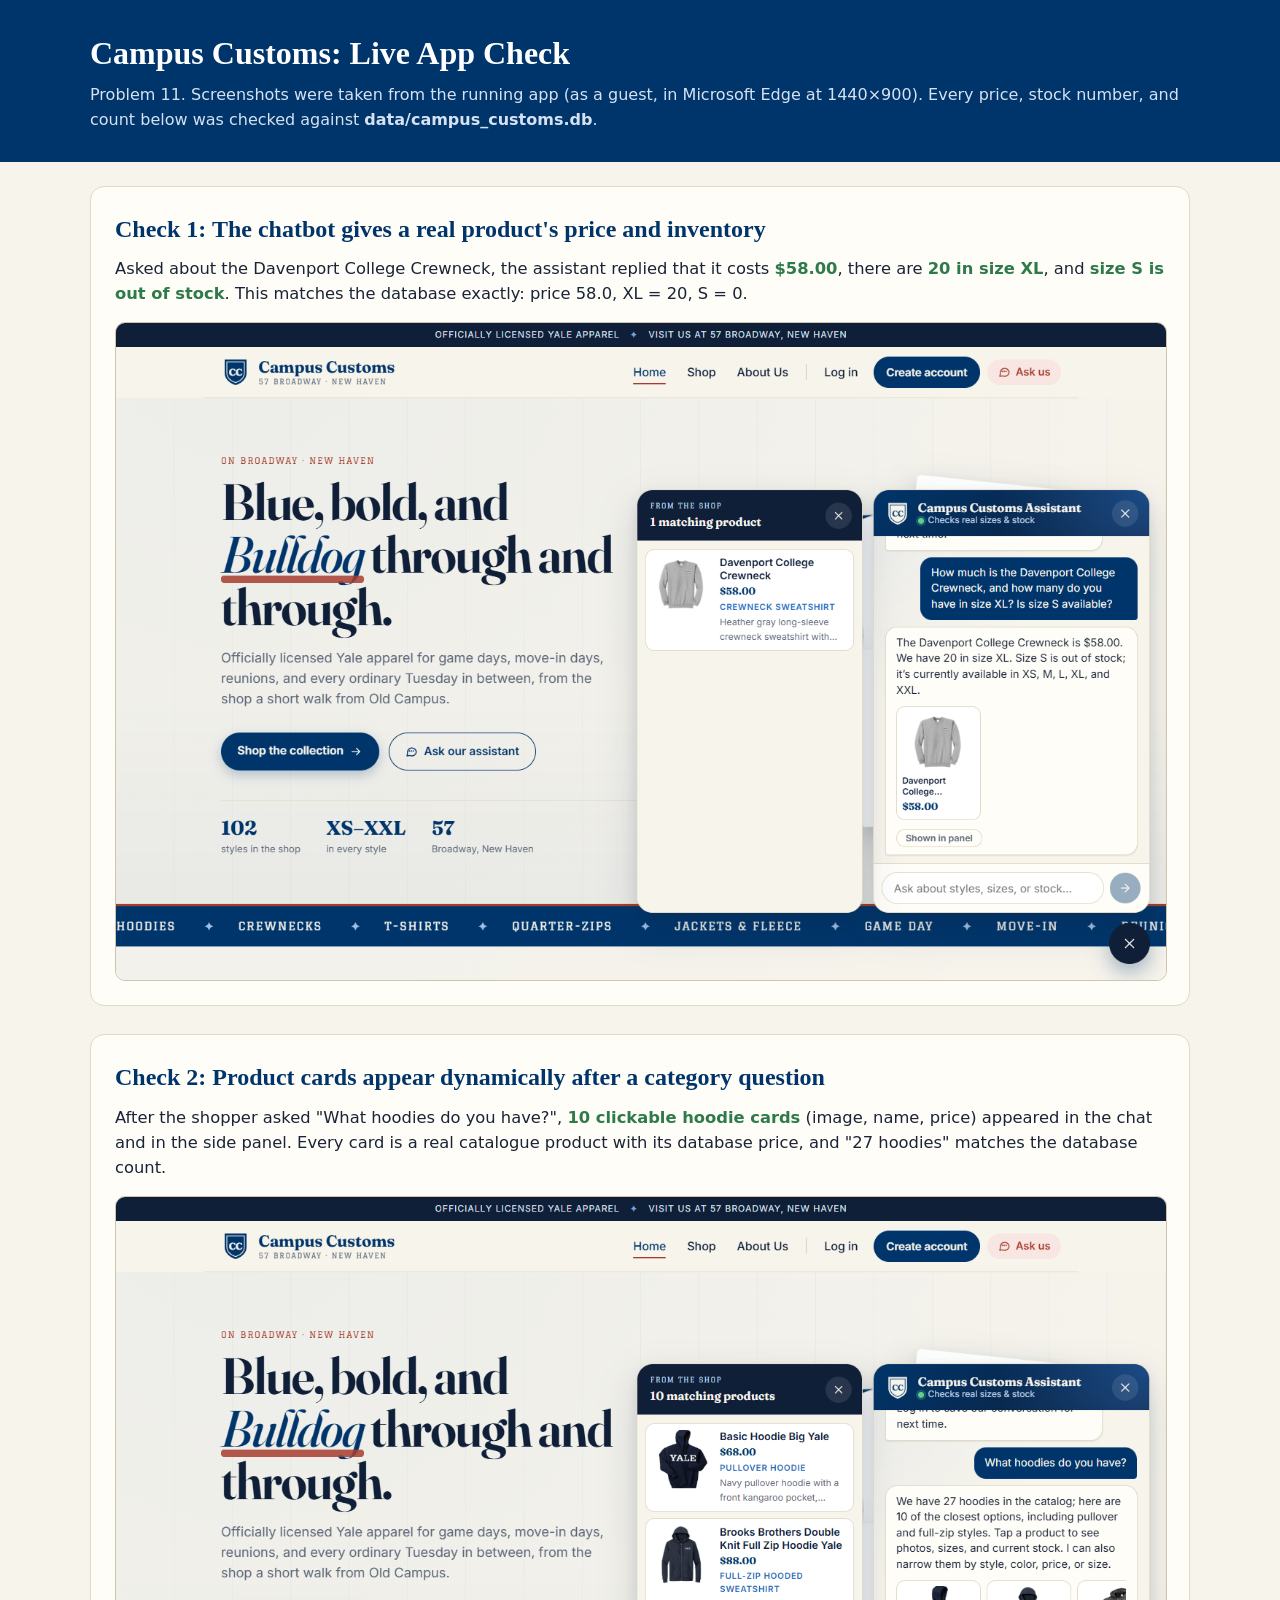
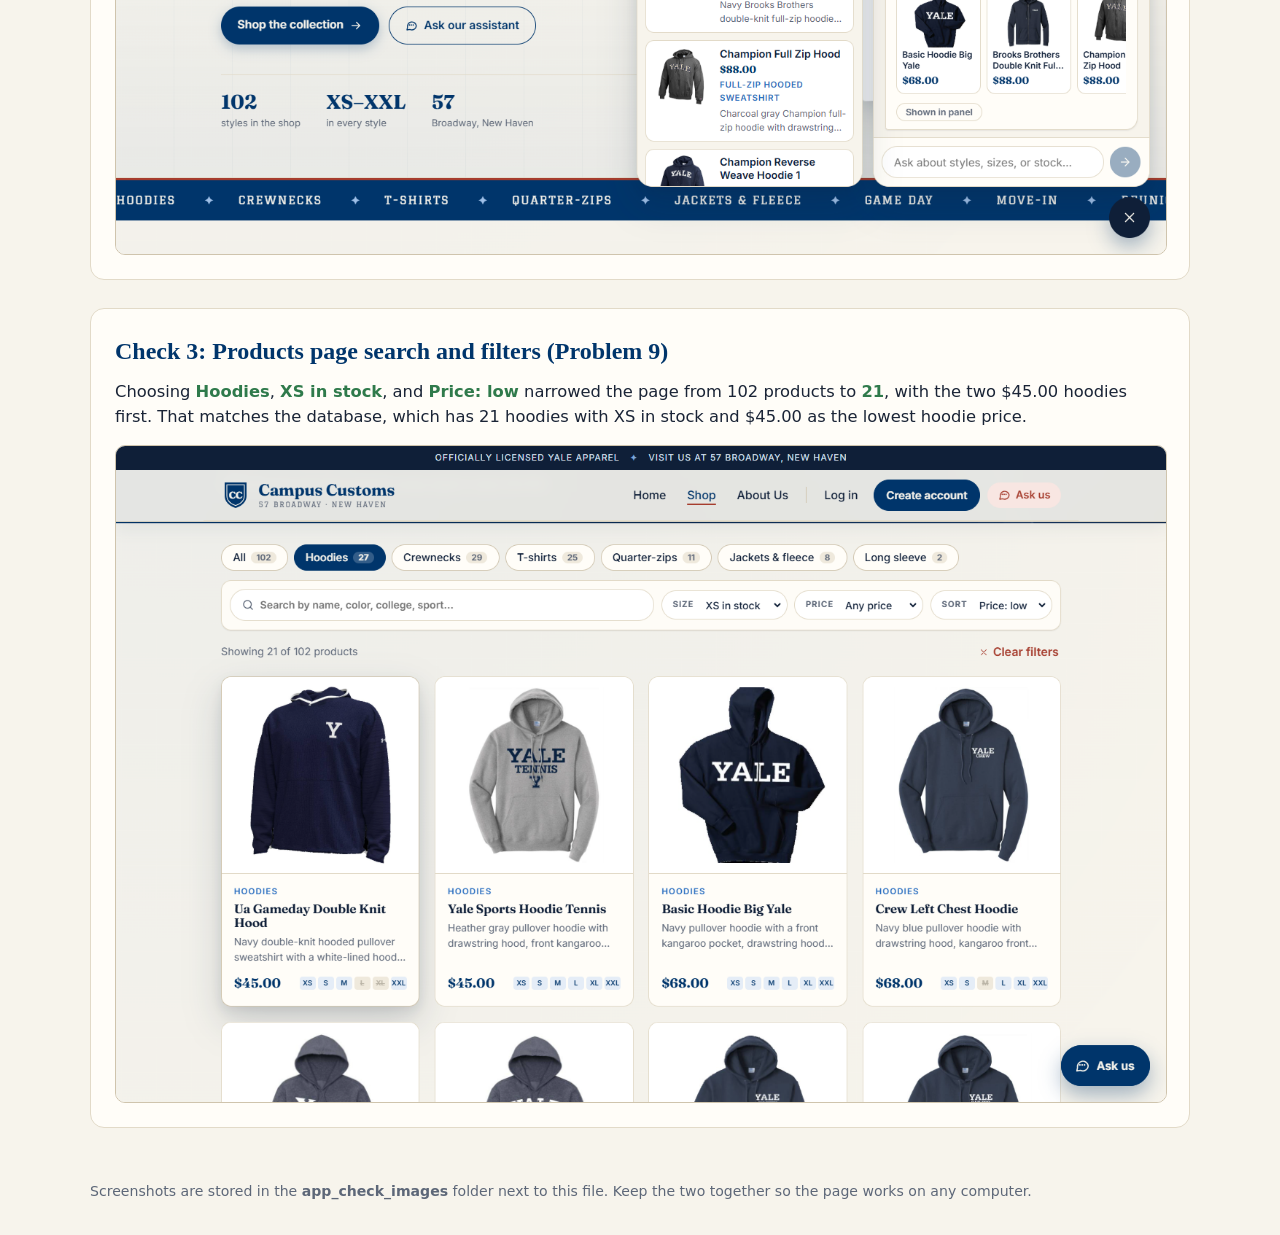
<file: output/app_check.html>
<!doctype html>
<html lang="en">
<head>
<meta charset="utf-8">
<meta name="viewport" content="width=device-width, initial-scale=1">
<title>Campus Customs: App Check (Problem 11)</title>
<style>
  body { margin: 0; font-family: system-ui, "Segoe UI", sans-serif; background: #f7f4ec; color: #1a2436; line-height: 1.55; }
  header { background: #00356b; color: #fff; padding: 1.8rem 1.5rem; }
  header div, main { max-width: 1100px; margin: 0 auto; }
  h1 { font-family: Georgia, serif; margin: 0 0 .3rem; }
  header p { margin: 0; color: #d6e2f2; }
  main { padding: 1.5rem; }
  section { background: #fffdf8; border: 1px solid #e2dac8; border-radius: 14px; padding: 1.5rem; margin-bottom: 1.8rem; }
  h2 { font-family: Georgia, serif; color: #00356b; margin: 0 0 .5rem; }
  .proof { font-size: 1.02rem; margin: 0 0 1rem; }
  .proof b { color: #2f7a4b; }
  img { width: 100%; border: 1px solid #cfc4ad; border-radius: 10px; display: block; }
  footer { max-width: 1100px; margin: 0 auto; padding: 0 1.5rem 2rem; color: #5d6778; font-size: .88rem; }
</style>
</head>
<body>
<header><div>
  <h1>Campus Customs: Live App Check</h1>
  <p>Problem 11. Screenshots were taken from the running app (as a guest, in Microsoft Edge at 1440×900). Every price, stock number, and count below was checked against <b>data/campus_customs.db</b>.</p>
</div></header>

<main>
  <section>
    <h2>Check 1: The chatbot gives a real product's price and inventory</h2>
    <p class="proof">Asked about the Davenport College Crewneck, the assistant replied that it costs <b>$58.00</b>, there are <b>20 in size XL</b>, and <b>size S is out of stock</b>. This matches the database exactly: price 58.0, XL = 20, S = 0.</p>
    <img src="app_check_images/inventory.png" alt="Chatbot answering the Davenport College Crewneck price and stock">
  </section>

  <section>
    <h2>Check 2: Product cards appear dynamically after a category question</h2>
    <p class="proof">After the shopper asked "What hoodies do you have?", <b>10 clickable hoodie cards</b> (image, name, price) appeared in the chat and in the side panel. Every card is a real catalogue product with its database price, and "27 hoodies" matches the database count.</p>
    <img src="app_check_images/product_cards.png" alt="Hoodie product cards shown in the chat and side panel">
  </section>

  <section>
    <h2>Check 3: Products page search and filters (Problem 9)</h2>
    <p class="proof">Choosing <b>Hoodies</b>, <b>XS in stock</b>, and <b>Price: low</b> narrowed the page from 102 products to <b>21</b>, with the two $45.00 hoodies first. That matches the database, which has 21 hoodies with XS in stock and $45.00 as the lowest hoodie price.</p>
    <img src="app_check_images/product_filter.png" alt="Products page filtered to hoodies in XS, sorted by price">
  </section>
</main>

<footer>Screenshots are stored in the <b>app_check_images</b> folder next to this file. Keep the two together so the page works on any computer.</footer>
</body>
</html>
</file>
